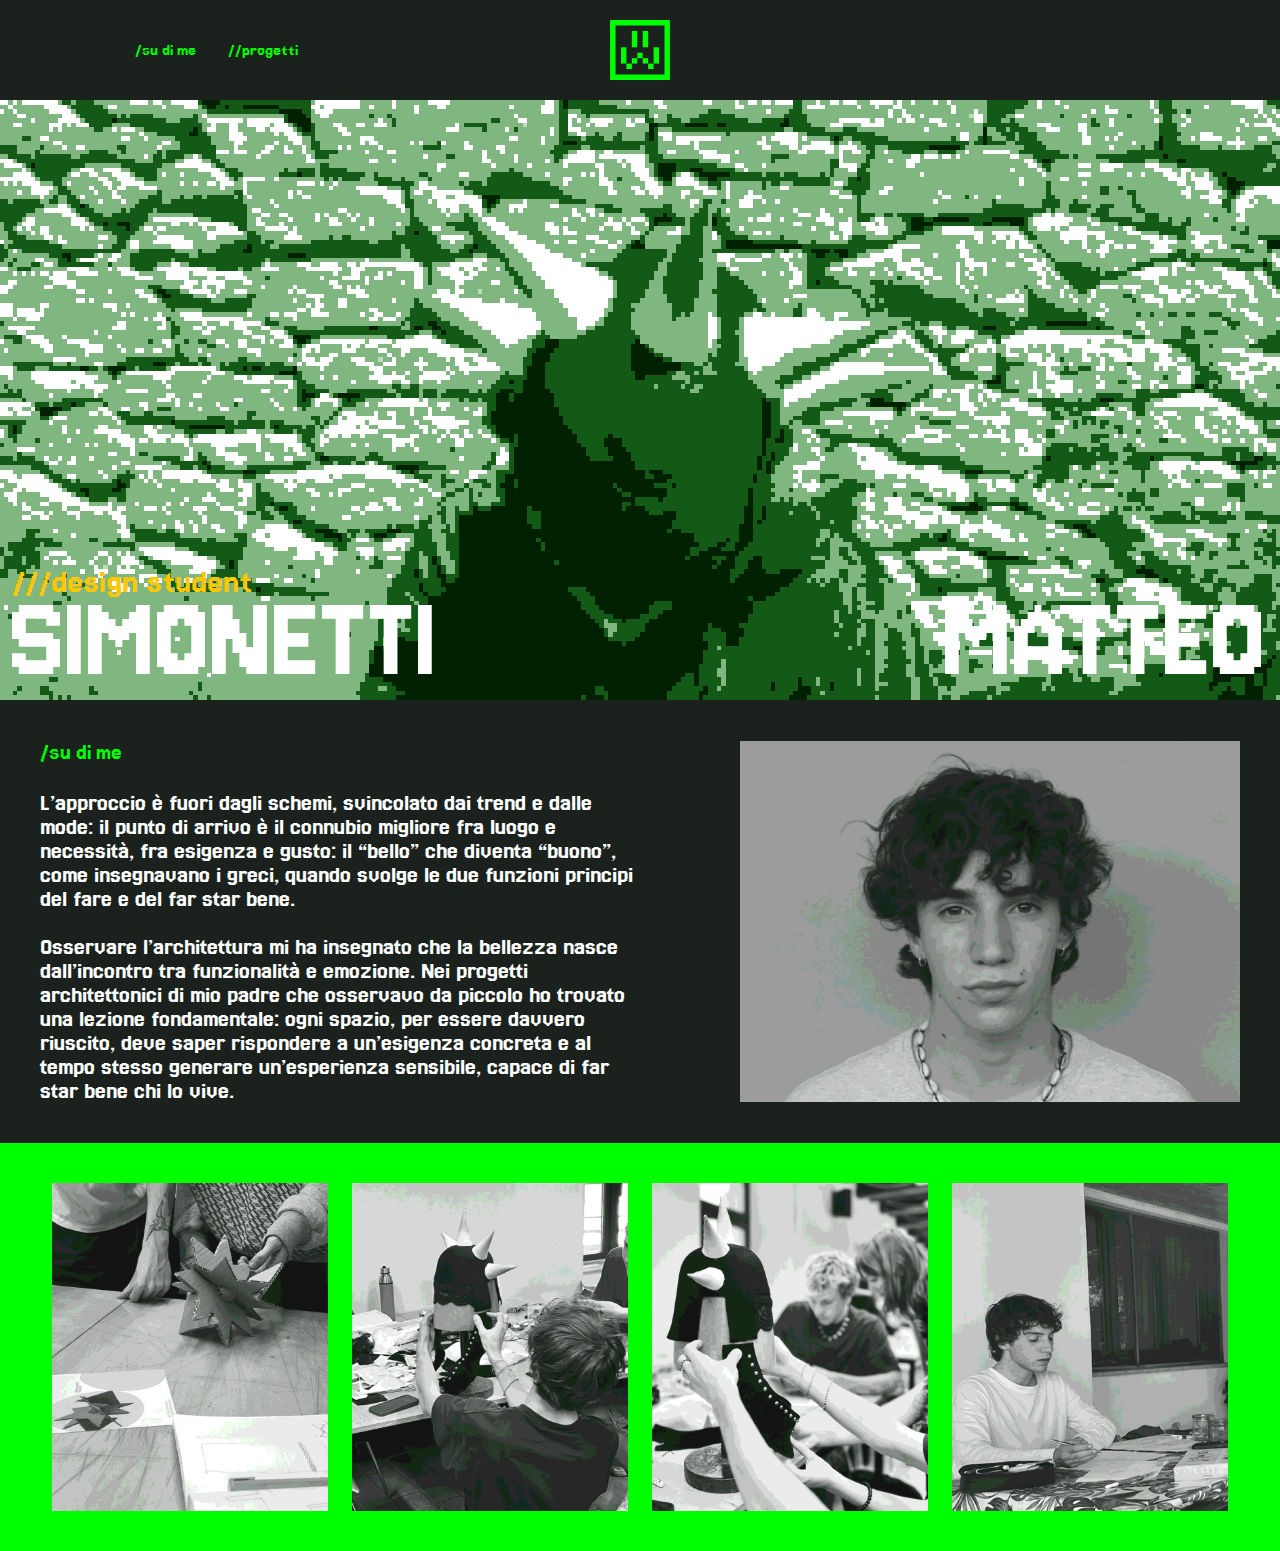
<file: esercitazione_one.html>
<!DOCTYPE html>
<html lang="it">

<head>
    <meta charset="UTF-8">
    <meta name="viewport" content="width=device-width, initial-scale=1.0">
    <title>Testo in colonne</title>
    <link rel="stylesheet" href="css/bootstrap-grid.css">
    <link rel="stylesheet" href="css/css.css">
    <link rel="preconnect" href="https://fonts.googleapis.com">
    <link rel="preconnect" href="https://fonts.gstatic.com" crossorigin>
    <link href="https://fonts.googleapis.com/css2?family=Jersey+10&family=Jersey+15&family=Jersey+20&family=Jersey+25&display=swap" rel="stylesheet">
</head>

<body>
    <div class="container-fluid">
        <div class="row align-items-center prima">
            <div class="col-5 menu-tendina">
                <a href="#"><img class="menu" src="imgs/menu.svg" alt="Menù"></a>
            </div>

            <div class="col-4 offset-1 ancore">
                <ul class="nav-list">
                    <li class="nav-item">
                    <a href="#" class="nav-link">/su di me</a>
                    </li>
                    <li class="nav-item">
                    <a href="#" class="nav-link">//progetti</a>
                    </li>
                </ul>
            </div>

            <div class="col-2 d-flex justify-content-center">
                <a href="#"><img class="logo" src="imgs/logo.svg" alt="Logo Matteo Simonetti"></a>
            </div>
        </div>

        <div class="row align-items-end seconda">
            <div class="col-6 nome">
                <h3>///design student</h3>
                <h1>SIMONETTI</h1>
            </div>
            
            <div class="col-6 d-flex justify-content-end cognome">
                <h1>MATTEO</h1>
            </div>
            <div class="col-12 tutto">
                <h3>///design student</h3>
                <h1>SIMONETTI MATTEO</h1>
            </div>
        </div>

        <div class="row align-items-center terza">
            <div class="col-12 col-md-6 introduzione-matteo">
                <h4>/su di me</h4>
                <p>L’approccio è fuori dagli schemi, svincolato dai trend e dalle mode: il punto di arrivo è il connubio migliore fra luogo e necessità, fra esigenza e gusto: il “bello” che diventa “buono”, come insegnavano i greci, quando svolge le due funzioni principi del fare e del far star bene.
                    <br>
                    <span class="continuo">
                        <br>Osservare l’architettura mi ha insegnato che la bellezza nasce dall’incontro tra funzionalità e emozione. Nei progetti architettonici di mio padre che osservavo da piccolo ho trovato una lezione fondamentale: ogni spazio, per essere davvero riuscito, deve saper rispondere a un’esigenza concreta e al tempo stesso generare un’esperienza sensibile, capace di far star bene chi lo vive.
                    </span>
                </p>
            </div>

            <div class="col-12 offset-md-1 col-md-5 foto-matteo">
                <img src="imgs/foto_matteo.png" alt="Ritratto di Matteo Simonetti" class="img-fluid">
            </div>
            </div>
        </div>
    </div>

    <div class="row quarta align-items-center">
        <div class="col-6 col-md-3">
            <img src="imgs/foto_lab_1.png" alt="Attività di progetto" class="img-fluid">
        </div>
        <div class="col-6 col-md-3">
            <img src="imgs/foto_lab_2.png" alt="Attività di progetto" class="img-fluid">
        </div>
        <div class="col-6 col-md-3">
            <img src="imgs/foto_lab_3.png" alt="Attività di progetto" class="img-fluid">
        </div>
        <div class="col-6 col-md-3">
            <img src="imgs/foto_lab_4.png" alt="Attività di progetto" class="img-fluid">
        </div>
    </div>

</body>
</html>
</file>
<file: css/css.css>
html, body{
    margin: 0;
    padding: 0;
}

.container-fluid{
    width: 100%;
    margin: 0px;
    padding: 0px;
}

.row{
    margin: 0px;
}

.prima{
    flex-shrink: 0;
    height: 100px;
    background-color: #1B221D;
}

.logo{
    width: 60px;
    height: 60px;
}

.menu{
    width: 60px;
    height: 60px;
}

.ancore{
    display: flex;
}

.menu-tendina{
    display: none;
}

/* Items della navigazione */
.nav-item {
    margin: 0;
    padding: 0;
}

.nav-link {
    color: #00ff00;
    font-family: "Jersey 15";
    font-size: 18px;
    text-decoration: none;
    margin: 8px;
    padding: 8px;
    white-space: nowrap;
}

.nav-link:hover {
    color: #E2B61A;
}

.nav-list {
    list-style: none;
    padding-left: 0;

    display: flex;
    justify-content: center;
    /* justify-content: flex-start; */
    align-items: center;
}

@media (max-width: 600px){
    .ancore{
        display: none;
    }

    .menu-tendina{
        display:flex;
    }

    .prima{
        height: 60px;
    }

    .logo{
        width: 36px;
        height: 36px;
    }

    .menu{
        width: 36px;
        height: 36px;
    }
}

.seconda{
    height: 600px;
    background-image: url(../imgs/sfondo.png);
    background-size: cover;
    background-position: center;
    background-repeat: no-repeat;
}

.seconda h1{
    color: #FFF;
    font-family: "Jersey 10";
    font-size: 128px;
    font-style: normal;
    font-weight: 400;
    line-height: 80px;
    margin-bottom: 20px;
}

.seconda h3{
    color: #FFC700;
    font-family: "Jersey 15";
    font-size: 36px;
    font-style: normal;
    font-weight: 400;
}

.nome{
    display: inline;
}

.cognome{
    display: inline;
}

.tutto{
    display: none;
}

@media (max-width: 600px){
    .seconda{
        height: 450px;
    }

    .seconda h1{
        font-size: 96px;
        line-height: 60px;
        margin-bottom: 10px;
    }
    
    .seconda h3{
        font-size: 24px;
    }
}

@media (max-width: 790px){
    .nome{
        display: none !important;
    }

    .cognome{
        display: none !important;
    }

    .tutto{
        display: block;
    }
}

.continuo{
    display: inline;
}

.introduzione-matteo{
    padding: 0px;
}

.foto-matteo{
    padding: 0px;
}

@media (max-width: 1024px){
    .continuo{
        display: none;
    }
}

.terza{
    flex-shrink: 0;
    background-color: #1B221D;
    padding: 40px;
}

h4{
    color: #0F0;
    font-family: "Jersey 15";
    font-size: 24px;
    font-style: normal;
    font-weight: 400;
    padding-bottom: 27px;
}

.terza p{
    color: #FFF;
    font-family: "Jersey 25";
    font-size: 24px;
    font-style: normal;
    font-weight: 400;
    line-height: 24px; /* 100% */
}

@media (max-width: 767px){
    .terza{
        padding: 20px;
    }

    .foto-matteo{
        padding-top: 20px;
    }

    h4{
        padding-bottom: 20px;
    }
}

.quarta{
    flex-shrink: 0;
    padding: 40px;
    background: #0F0;
}

.quarta img{
    padding: 0px;
}

@media (max-width: 767px){
    .quarta{
        padding: 20px;
        padding-bottom: 0px;
    }

    .quarta img{
        padding: 0px;
        padding-bottom: 20px;
    }
}
</file>
